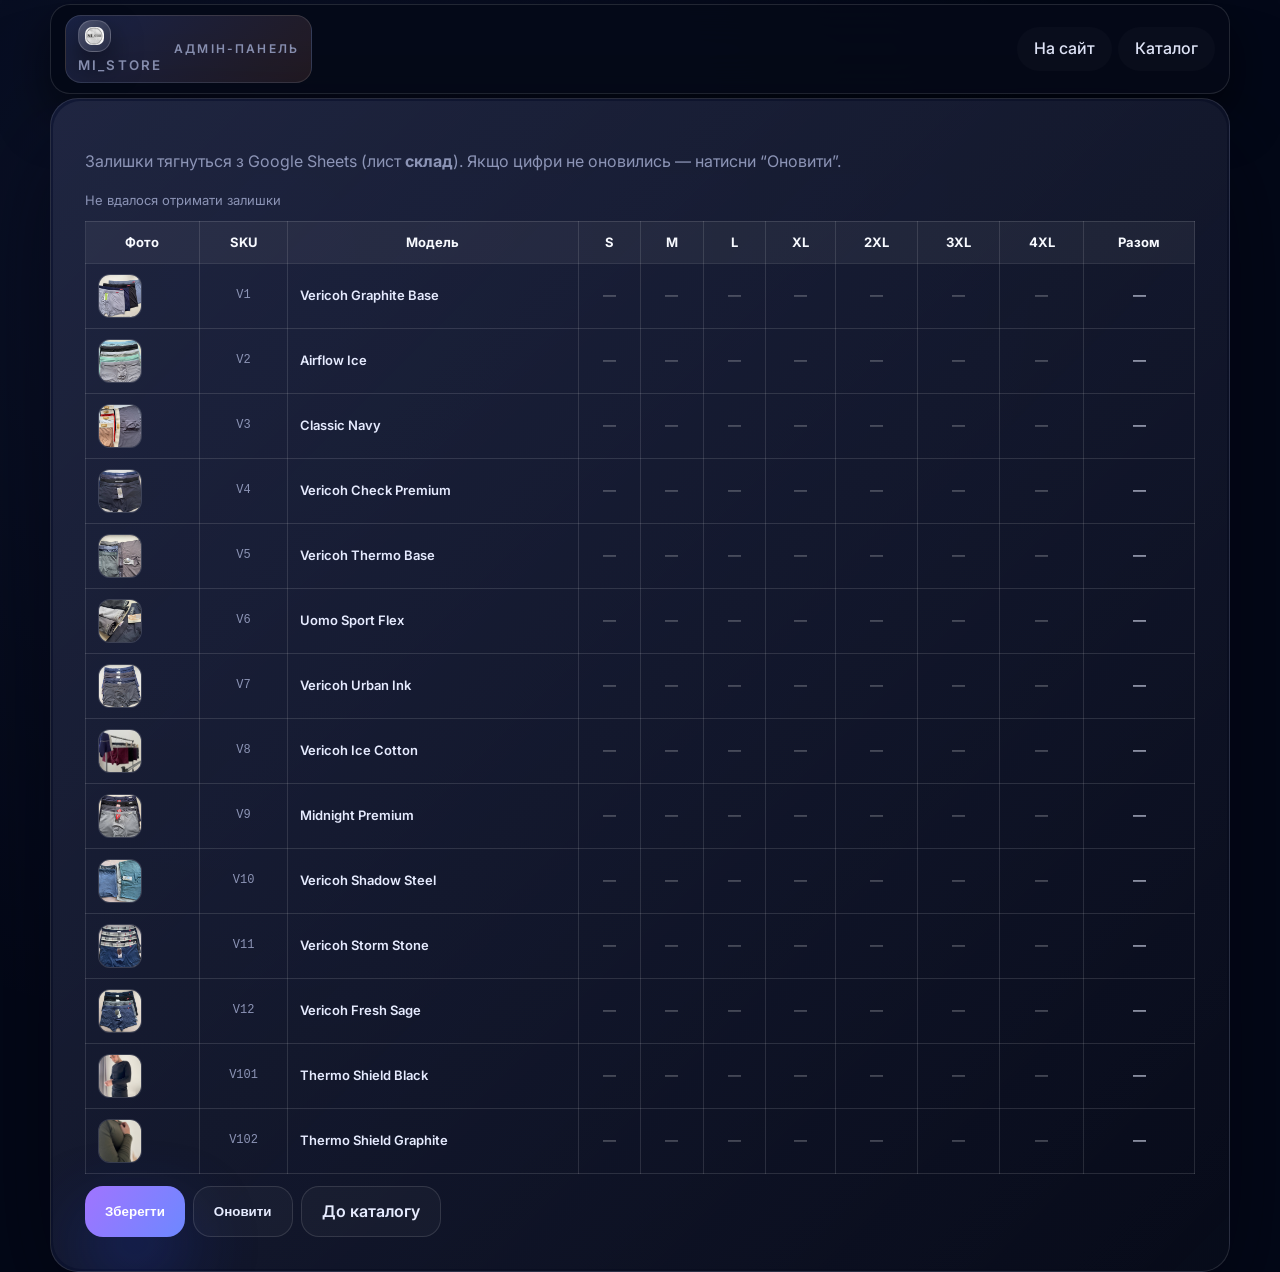
<file: admin.html>
﻿<!doctype html>
<html lang="uk">
<head>
  <meta charset="utf-8" />
  <meta name="viewport" content="width=device-width, initial-scale=1" />
  <title>Адмін — MI_STORE</title>
  <link rel="stylesheet" href="css/style.css" />
  <link href="https://fonts.googleapis.com/css2?family=Inter:wght@400;600;700&display=swap" rel="stylesheet">
</head>
<body>
<header class="header">
  <div class="container row">
    <div class="brand">
      <div class="logo"><img src="images/logo.png" alt="MI_STORE"><small>MI_STORE</small></div>
      <div class="tag">адмін-панель</div>
    </div>
    <nav class="nav">
      <a href="index.html">На сайт</a>
      <a href="catalog.html">Каталог</a>
    </nav>
  </div>
</header>

<section class="container card">
  <p class="muted">Залишки тягнуться з Google Sheets (лист <b>склад</b>). Якщо цифри не оновились — натисни “Оновити”.</p>
  <div id="adminTable" class="admin-table"></div>
  <div style="margin-top:12px;display:flex;gap:8px">
    <button class="btn btn-primary" id="saveAdmin">Зберегти</button>
    <button class="btn btn-ghost" id="adminRefreshStock" type="button">Оновити</button>
    <a class="btn btn-ghost" href="catalog.html">До каталогу</a>
  </div>
</section>

<script src="js/config.js"></script>
<script src="js/main.js"></script>
</body>
</html>
</file>
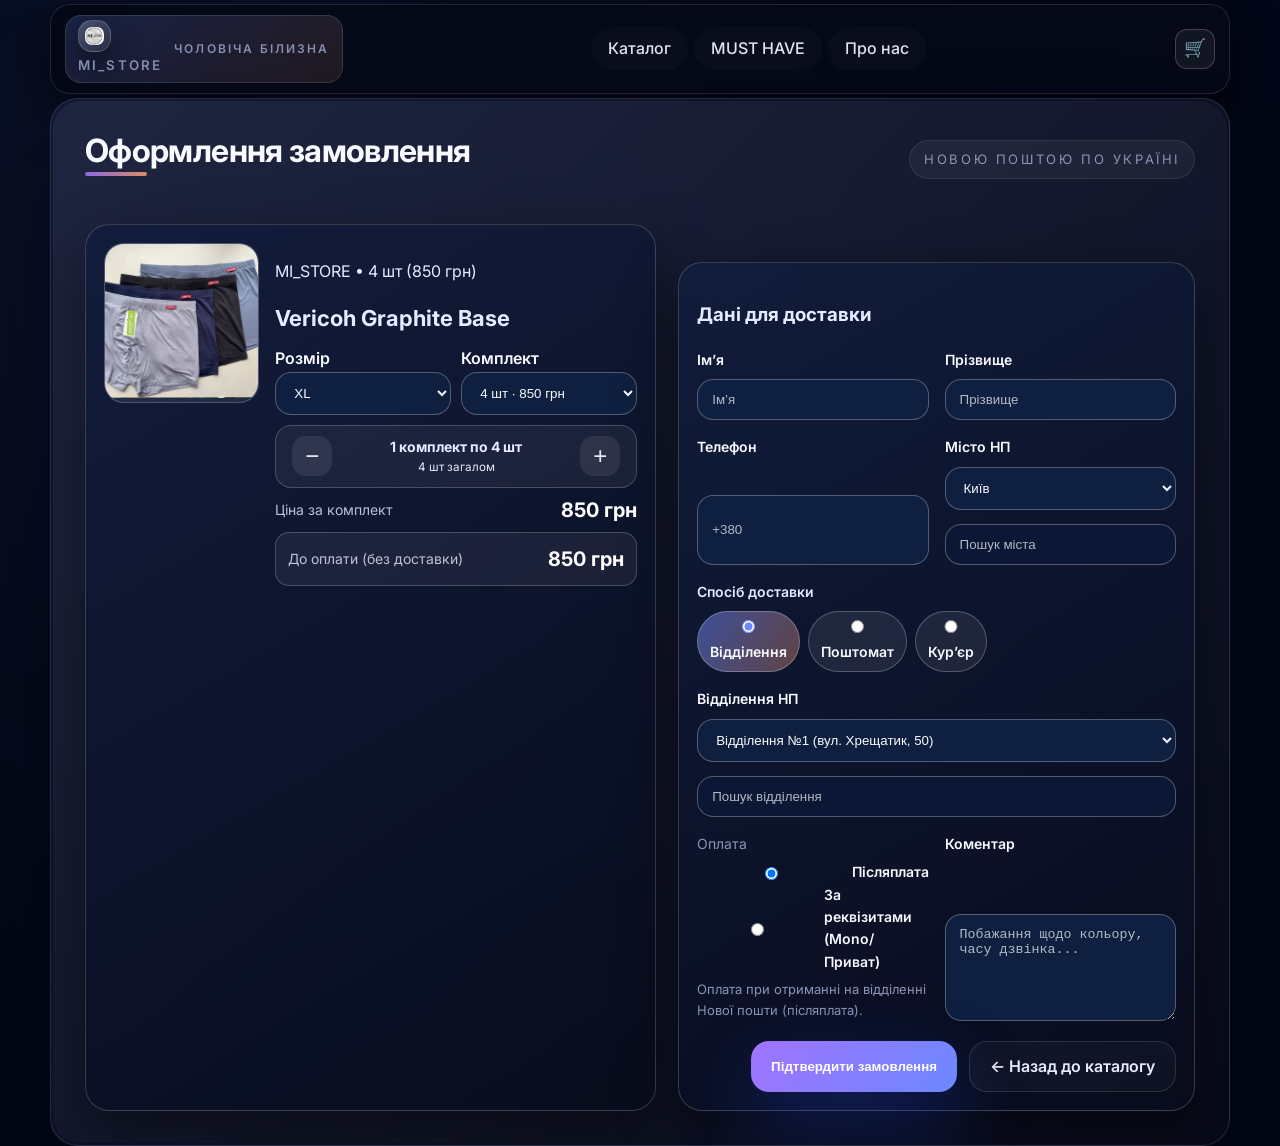
<file: checkout.html>
<!doctype html>
<html lang="uk">
<head>
  <meta charset="utf-8" />
  <meta name="viewport" content="width=device-width, initial-scale=1" />
  <title>Оформлення — MI_STORE</title>
  <link rel="stylesheet" href="css/style.css" />
  <link href="https://fonts.googleapis.com/css2?family=Inter:wght@400;600;700&display=swap" rel="stylesheet">
</head>
<body>
<header class="header">
  <div class="container row">
    <a class="brand" id="brandClick" href="index.html">
      <div class="logo"><img src="images/logo.png" alt="MI_STORE"><small>MI_STORE</small></div>
      <div class="tag">чоловіча білизна</div>
    </a>
    <nav class="nav">
      <a href="index.html#homeCatalog">Каталог</a>
      <a href="index.html#mustHave">MUST HAVE</a>
      <a href="index.html#about">Про нас</a>
    </nav>
    <a class="cart-link" href="checkout.html" aria-label="Кошик">🛒</a>
  </div>
</header>

<main class="container card checkout-page reveal" data-checkout>
  <div class="section-header">
    <h1 class="section-title">Оформлення замовлення</h1>
    <span class="price-tag">Новою поштою по Україні</span>
  </div>

  <div class="checkout-grid">
    <section class="checkout-summary">
      <div class="checkout-product">
        <div class="checkout-img">
          <img data-co-img alt="Товар">
        </div>
        <div class="checkout-info">
          <p class="product-brand" data-co-meta>MI_STORE</p>
          <h3 data-co-name>Товар</h3>
          <div class="checkout-meta-line">
            <label>Розмір
              <select id="coSize"></select>
            </label>
            <label>Комплект
              <select id="coPack"></select>
            </label>
          </div>
          <div class="qty-control">
            <button type="button" data-co-minus>−</button>
            <div class="qty-readout">
              <strong data-co-qty>1 комплект</strong>
              <small data-co-pieces>4 шт</small>
            </div>
            <button type="button" data-co-plus>+</button>
          </div>
          <div class="checkout-total-line">
            <span>Ціна за комплект</span>
            <strong data-co-price>— грн</strong>
          </div>
          <div class="checkout-total-line total">
            <span>До оплати (без доставки)</span>
            <strong data-co-total>— грн</strong>
          </div>
        </div>
      </div>
    </section>

    <section class="checkout-form-wrap">
      <h3>Дані для доставки</h3>
      <form id="checkoutForm" class="checkout-form">
        <div class="form-grid">
          <label>Ім’я<input required name="firstName" placeholder="Ім’я"></label>
          <label>Прізвище<input required name="lastName" placeholder="Прізвище"></label>
          <label>Телефон<input required name="phone" placeholder="+380"></label>
          <label>Місто НП
            <select required id="coCity" name="npCity"></select>
            <div class="branch-search"><input type="search" id="coCitySearch" placeholder="Пошук міста"></div>
          </label>
          <div class="delivery-group" data-delivery-type>
            <p class="delivery-label">Спосіб доставки</p>
            <div class="delivery-options">
              <label class="delivery-option"><input type="radio" name="deliveryType" value="branch" checked> Відділення</label>
              <label class="delivery-option"><input type="radio" name="deliveryType" value="postomat"> Поштомат</label>
              <label class="delivery-option"><input type="radio" name="deliveryType" value="courier"> Курʼєр</label>
            </div>
          </div>
          <label data-delivery-branch>
            <span class="delivery-branch-title">Відділення / поштомат НП</span>
            <select required id="coBranch" name="npBranch"></select>
            <div class="branch-search"><input type="search" id="coBranchSearch" placeholder="Пошук відділення або поштомату"></div>
          </label>
          <div class="delivery-address delivery-hidden" data-delivery-address>
            <p class="delivery-label">Адреса курʼєра</p>
            <div class="delivery-address-grid">
              <input name="courierStreet" placeholder="Вулиця" autocomplete="street-address">
              <input name="courierHouse" placeholder="Будинок" autocomplete="address-line1">
              <input name="courierApartment" placeholder="Квартира" autocomplete="address-line2">
            </div>
          </div>
          <div>
            <p style="margin:0 0 6px;color:var(--muted);font-size:14px">Оплата</p>
            <label style="display:flex;gap:8px;align-items:center"><input type="radio" name="payment" value="cod" checked> Післяплата</label>
            <label style="display:flex;gap:8px;align-items:center"><input type="radio" name="payment" value="full"> За реквізитами (Mono/Приват)</label>
            <div class="checkout-payment-note" id="coPaymentNote">IBAN: UA11 1234 5678 9012 3456 7890 1234 (Mono). Отримувач: MI_STORE.</div>
          </div>
          <label>Коментар<textarea name="comment" rows="2" placeholder="Побажання щодо кольору, часу дзвінка..."></textarea></label>
        </div>
        <div class="modal-actions">
          <button class="btn btn-primary" type="submit">Підтвердити замовлення</button>
          <a class="btn btn-ghost" href="index.html#homeCatalog">← Назад до каталогу</a>
        </div>
      </form>
    </section>
  </div>
</main>

<script src="js/config.js"></script>
<script src="js/main.js"></script>
</body>
</html>
</file>
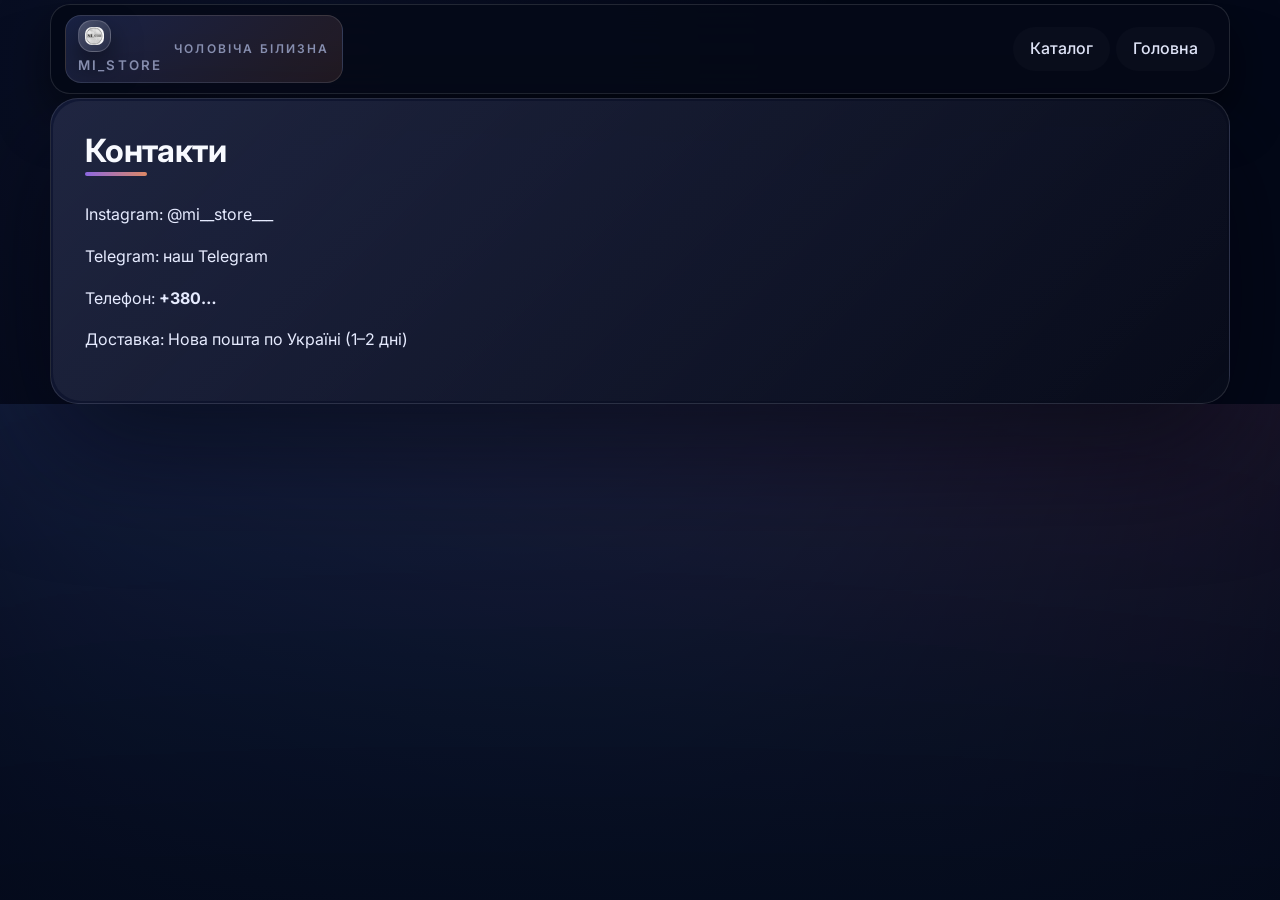
<file: contacts.html>
﻿<!doctype html>
<html lang="uk">
<head>
  <meta charset="utf-8" />
  <meta name="viewport" content="width=device-width, initial-scale=1" />
  <title>Контакти — MI_STORE</title>
  <link rel="stylesheet" href="css/style.css" />
  <link href="https://fonts.googleapis.com/css2?family=Inter:wght@400;600;700&display=swap" rel="stylesheet">
</head>
<body>
<header class="header">
  <div class="container row">
    <div class="brand" id="brandClick">
      <div class="logo"><img src="images/logo.png" alt="MI_STORE"><small>MI_STORE</small></div>
      <div class="tag">чоловіча білизна</div>
    </div>
    <nav class="nav"><a href="catalog.html">Каталог</a><a href="index.html">Головна</a></nav>
  </div>
</header>

<section class="container card reveal">
  <h2 class="section-title">Контакти</h2>
  <p>Instagram: <a target="_blank" href="https://www.instagram.com/mi__store___/">@mi__store___</a></p>
  <p>Telegram: <a target="_blank" href="https://t.me/">наш Telegram</a></p>
  <p>Телефон: <b>+380…</b></p>
  <p>Доставка: Нова пошта по Україні (1–2 дні)</p>
</section>

<script src="js/config.js"></script>
<script src="js/main.js"></script>
</body>
</html>
</file>
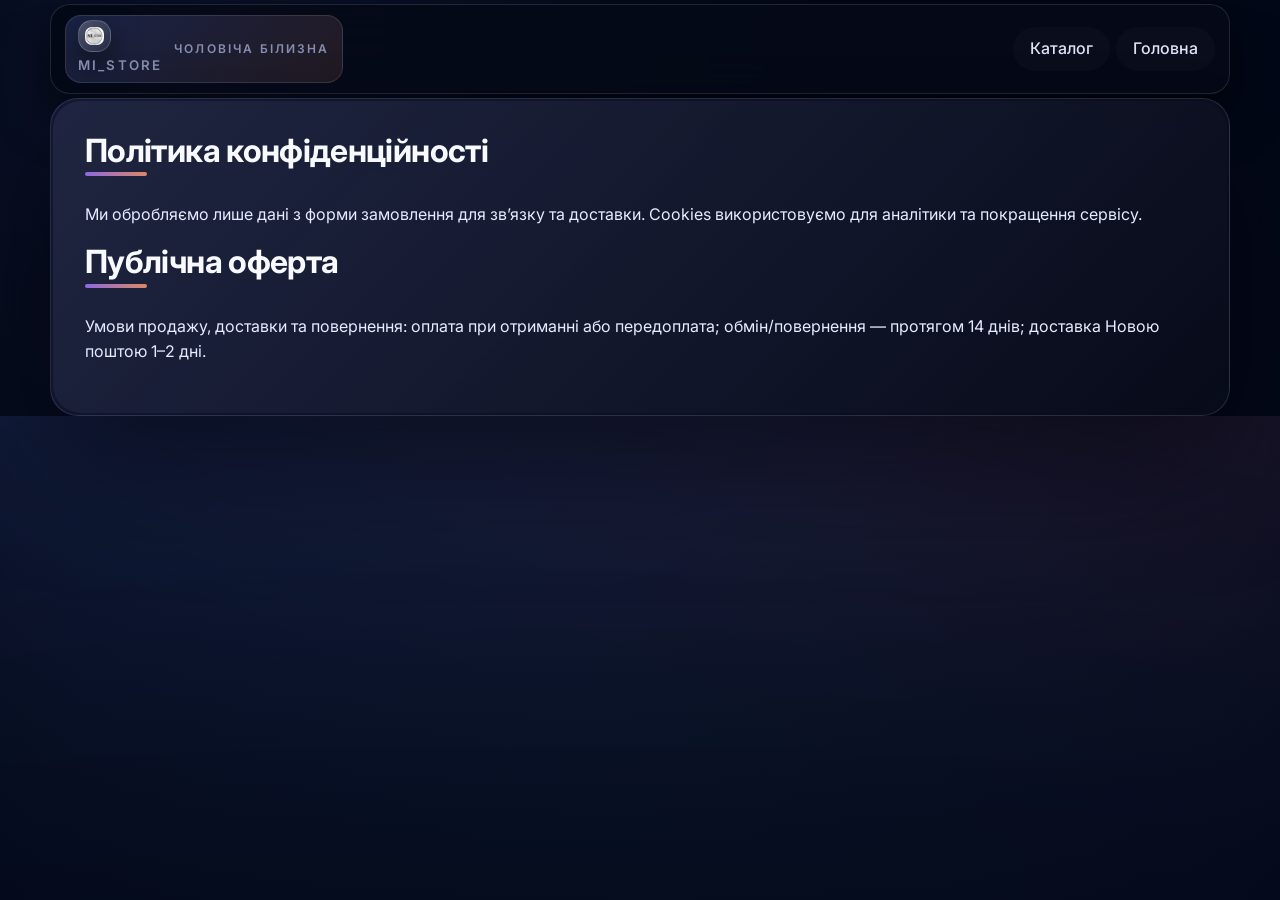
<file: policies.html>
﻿<!doctype html>
<html lang="uk">
<head>
  <meta charset="utf-8" />
  <meta name="viewport" content="width=device-width, initial-scale=1" />
  <title>Політики — MI_STORE</title>
  <link rel="stylesheet" href="css/style.css" />
  <link href="https://fonts.googleapis.com/css2?family=Inter:wght@400;600;700&display=swap" rel="stylesheet">
</head>
<body>
<header class="header">
  <div class="container row">
    <div class="brand" id="brandClick">
      <div class="logo"><img src="images/logo.png" alt="MI_STORE"><small>MI_STORE</small></div>
      <div class="tag">чоловіча білизна</div>
    </div>
    <nav class="nav"><a href="catalog.html">Каталог</a><a href="index.html">Головна</a></nav>
  </div>
</header>

<section class="container card reveal">
  <h2 class="section-title">Політика конфіденційності</h2>
  <p>Ми обробляємо лише дані з форми замовлення для зв’язку та доставки. Cookies використовуємо для аналітики та покращення сервісу.</p>
  <h2 class="section-title">Публічна оферта</h2>
  <p>Умови продажу, доставки та повернення: оплата при отриманні або передоплата; обмін/повернення — протягом 14 днів; доставка Новою поштою 1–2 дні.</p>
</section>

<script src="js/config.js"></script>
<script src="js/main.js"></script>
</body>
</html>
</file>
<file: css/style.css>
/* ===== Theme ===== */
:root{
  --bg:#030818;
  --bg-soft:#091027;
  --panel:rgba(10,16,36,0.9);
  --panel-strong:rgba(13,20,42,0.96);
  --text:#e6ebff;
  --text-strong:#f8faff;
  --muted:#8c94b6;
  --border:rgba(255,255,255,0.12);
  --brand:#6d88ff;
  --brand2:#a074ff;
  --brand-dark:#fefefe;
  --accent:#ff9a6c;
  --shadow:0 42px 120px rgba(1,4,12,0.6);
  --radius-xl:28px;
  --radius-lg:22px;
  --radius-md:16px;
  --control-bg:#0f1937;
  --control-bg-strong:#0b132b;
  --control-border:rgba(109,136,255,0.45);
  --control-text:#f8faff;
  --control-focus:rgba(255,154,108,0.6);
  --range-track:rgba(109,136,255,0.55);
  --range-thumb:#ffbe8c;
}

html{scroll-behavior:smooth;background:var(--bg)}

*,*::before,*::after{box-sizing:border-box}

html,body{
  margin:0;
  min-height:100%;
  color:var(--text);
  font-family:'Inter',system-ui,-apple-system,BlinkMacSystemFont,'Segoe UI',Roboto,Arial,sans-serif;
  line-height:1.6;
}

body{
  position:relative;
  overflow-x:hidden;
  background:radial-gradient(circle at 20% 20%,rgba(109,136,255,0.08),transparent 55%),var(--bg);
  opacity:1;
  transform:none;
}
body.drawer-open{overflow:hidden}

body.page-animate{opacity:0;transform:translateY(18px);animation:pageFade .75s ease forwards}

@keyframes pageFade{
  to{opacity:1;transform:none}
}
@keyframes softRise{0%{opacity:0;transform:translateY(18px) scale(.99)}100%{opacity:1;transform:translateY(0) scale(1)}}
@keyframes slowPan{0%{transform:scale(1.04) translate3d(0,0,0)}50%{transform:scale(1.06) translate3d(-6px,-4px,0)}100%{transform:scale(1.05) translate3d(8px,6px,0)}}
@keyframes glowPulse{0%{box-shadow:0 0 0 0 rgba(255,154,108,0.28)}70%{box-shadow:0 0 0 12px rgba(255,154,108,0)}100%{box-shadow:0 0 0 0 rgba(255,154,108,0)}}

body::before{
  content:'';
  position:fixed;
  inset:-30% -10% -50%;
  background:
    radial-gradient(circle at 12% 18%, rgba(105,143,255,0.45), transparent 62%),
    radial-gradient(circle at 82% 8%, rgba(255,126,186,0.35), transparent 58%),
    radial-gradient(circle at 60% 92%, rgba(73,180,255,0.25), transparent 60%);
  filter:blur(120px);
  opacity:.85;
  z-index:-2;
}

body::after{
  content:'';
  position:fixed;
  inset:0;
  background:linear-gradient(180deg,rgba(3,8,24,0.9) 0%,rgba(3,8,24,0.25) 35%,rgba(3,8,24,0.85) 100%);
  pointer-events:none;
  z-index:-1;
}

img{max-width:100%;display:block}

.muted{color:var(--muted)}

a{color:inherit;text-decoration:none;transition:color .25s ease}
a:hover{color:var(--brand)}

.container{max-width:1180px;margin:0 auto;padding:0 24px}

section + section{margin-top:38px}

.section-title{margin:0 0 18px;font-size:32px;line-height:1.12;color:var(--text-strong);font-weight:700;letter-spacing:-0.02em;position:relative;display:inline-flex;align-items:center}
.section-title::after{content:"";position:absolute;left:0;bottom:-8px;width:62px;height:4px;border-radius:999px;background:linear-gradient(90deg,var(--brand2),var(--accent));opacity:.85}
.section-header{display:flex;justify-content:space-between;align-items:center;flex-wrap:wrap;gap:14px;margin-bottom:18px}
.section-description{margin:-10px 0 22px;color:var(--muted);font-size:15px}

/* ===== Header ===== */
.header{position:static;z-index:120;padding:4px 0}
.header .row{
  display:flex;
  align-items:center;
  justify-content:space-between;
  gap:12px;
  background:rgba(6,10,25,0.9);
  backdrop-filter:blur(24px);
  border-radius:20px;
  border:1px solid var(--border);
  box-shadow:0 20px 50px rgba(0,0,0,0.55);
  padding:10px 14px;
}
.brand{
  display:flex;
  align-items:center;
  gap:12px;
  padding:4px 12px;
  border-radius:16px;
  background:linear-gradient(135deg,rgba(109,136,255,0.2),rgba(255,154,108,0.12));
  border:1px solid rgba(255,255,255,0.12);
  cursor:pointer;
  transition:transform .25s ease, box-shadow .25s ease;
}
.brand:hover{transform:translateY(-1px);box-shadow:0 18px 42px rgba(0,0,0,0.5)}
.brand .tag{color:var(--muted);font-size:12px;font-weight:600;text-transform:uppercase;letter-spacing:.18em}
.logo img{
  height:32px;
  width:auto;
  border-radius:14px;
  border:1px solid rgba(255,255,255,0.18);
  padding:6px;
  background:linear-gradient(135deg,rgba(255,255,255,0.22),rgba(255,255,255,0.05));
  box-shadow:0 14px 30px rgba(0,0,0,0.55);
}
.logo small{color:var(--muted);font-weight:600;letter-spacing:.16em;text-transform:uppercase}

.nav{display:flex;align-items:center;gap:6px}
.nav a{
  position:relative;
  display:inline-flex;
  align-items:center;
  padding:8px 16px;
  border-radius:999px;
  color:var(--text);
  font-weight:500;
  transition:color .2s ease, background .2s ease, transform .2s ease;
  background:rgba(255,255,255,0.02);
  border:1px solid transparent;
}
.nav a::after{content:'';position:absolute;inset:auto 18px 6px;height:3px;border-radius:999px;background:linear-gradient(90deg,var(--brand2),var(--brand));opacity:0;transform:scaleX(.4);transition:opacity .25s ease, transform .25s ease}
.nav a:hover{color:var(--brand2);background:rgba(255,255,255,0.08);transform:translateY(-1px);border-color:rgba(255,255,255,0.12)}
.nav a:hover::after{opacity:1;transform:scaleX(1)}
.header-contact{font-size:14px}
.header-actions{display:flex;align-items:center;gap:10px}
.cart-link{display:inline-flex;align-items:center;justify-content:center;width:40px;height:40px;border-radius:12px;border:1px solid rgba(255,255,255,0.2);background:rgba(255,255,255,0.06);color:var(--text-strong);font-size:18px;text-decoration:none;transition:transform .2s ease, box-shadow .2s ease}
.cart-link:hover{transform:translateY(-2px);box-shadow:0 16px 36px rgba(0,0,0,0.5);background:rgba(255,255,255,0.12)}
.header-promo{
  margin:12px auto 0;
  display:flex;
  align-items:center;
  gap:16px;
  padding:16px 22px;
  border-radius:var(--radius-lg);
  border:1px solid rgba(255,255,255,0.12);
  background:linear-gradient(135deg,rgba(12,18,40,0.9),rgba(7,10,28,0.9));
}
.header-promo p{flex:1;margin:0;font-size:15px;color:var(--muted)}
.promo-pill{
  font-size:12px;
  letter-spacing:.3em;
  text-transform:uppercase;
  padding:8px 16px;
  border-radius:999px;
  background:rgba(255,255,255,0.08);
}

/* ===== Buttons ===== */
.btn{
  display:inline-flex;
  align-items:center;
  justify-content:center;
  border-radius:18px;
  padding:12px 20px;
  border:1px solid rgba(255,255,255,0.18);
  background:rgba(255,255,255,0.04);
  color:var(--text);
  gap:8px;
  cursor:pointer;
  font-weight:600;
  transition:transform .25s ease, box-shadow .32s ease, background .32s ease;
  position:relative;
  overflow:hidden;
}
.btn::after{
  content:'';
  position:absolute;
  inset:-2px;
  border-radius:inherit;
  background:linear-gradient(120deg,rgba(109,136,255,0.25),rgba(255,154,108,0.2));
  opacity:0;
  transition:opacity .35s ease;
  pointer-events:none;
}
.btn:hover::after{opacity:1}
.btn:hover{transform:translateY(-2px);box-shadow:0 26px 58px rgba(0,0,0,0.55);background:rgba(255,255,255,0.08)}
.btn-primary{
  border:none;
  color:#fff;
  background:linear-gradient(125deg,var(--brand2),var(--brand));
  box-shadow:0 32px 72px rgba(33,63,210,0.4);
  animation:glowPulse 3.6s ease-in-out infinite;
}
.btn-primary:hover{box-shadow:0 36px 78px rgba(33,63,210,0.5);transform:translateY(-3px)}
.btn-ghost{background:rgba(255,255,255,0.03);border:1px solid rgba(255,255,255,0.12)}

/* ===== Cards / Sections ===== */
.card{
  position:relative;
  padding:34px;
  border-radius:var(--radius-xl);
  background:linear-gradient(135deg,rgba(18,25,54,0.96),rgba(8,12,26,0.88));
  border:1px solid var(--border);
  box-shadow:var(--shadow);
  overflow:hidden;
}
.card::before{
  content:'';
  position:absolute;
  inset:2px;
  border-radius:inherit;
  background:linear-gradient(135deg,rgba(255,255,255,0.08),rgba(255,255,255,0));
  opacity:.75;
  pointer-events:none;
}
.card > *{position:relative;z-index:1}

.reveal{opacity:0;transform:translateY(16px);transition:opacity .6s ease, transform .6s ease}
.reveal.show{opacity:1;transform:none;animation:softRise .7s ease}

/* ===== Admin stock ===== */
.admin-table{overflow-x:auto}
.admin-stock-status{margin-bottom:10px;font-size:13px;color:var(--muted)}
.admin-stock-table{width:100%;border-collapse:collapse;min-width:720px}
.admin-stock-table th,
.admin-stock-table td{padding:10px 12px;border:1px solid rgba(255,255,255,0.12);text-align:center;font-size:13px}
.admin-stock-table th{background:rgba(255,255,255,0.05);color:var(--text-strong)}
.admin-stock-table td.name{text-align:left;font-weight:600}
.admin-stock-table td.sku{font-family:ui-monospace,Menlo,Consolas,monospace;font-size:12px;color:var(--muted)}
.admin-stock-table td.zero{color:var(--muted)}
.admin-stock-table td.na{color:rgba(255,255,255,0.4)}
.admin-stock-photo{width:44px;height:44px;border-radius:12px;object-fit:cover;border:1px solid rgba(255,255,255,0.12);background:rgba(255,255,255,0.04)}

/* ===== Hero ===== */
.hero{
  position:relative;
  display:grid;
  grid-template-columns:1.05fr .95fr;
  gap:38px;
  margin-top:32px;
  padding:58px 54px;
  border-radius:40px;
  background:
    radial-gradient(circle at 12% 20%,rgba(160,118,255,0.35),transparent 62%),
    radial-gradient(circle at 78% 0%,rgba(255,154,108,0.3),transparent 70%),
    linear-gradient(130deg,rgba(7,11,28,0.98),rgba(9,16,40,0.92));
  color:#fff;
  overflow:hidden;
  isolation:isolate;
  border:1px solid rgba(255,255,255,0.12);
  box-shadow:0 60px 140px rgba(0,0,0,0.65);
}
.hero::before{content:'';position:absolute;inset:-60px 18% -34px -18%;background:conic-gradient(from 110deg at 18% 42%,rgba(255,255,255,0.25),rgba(255,255,255,0) 64%,rgba(255,154,108,0.25));opacity:.5;filter:blur(42px);z-index:0;animation:heroGlow 16s ease-in-out infinite reverse}
.hero::after{content:'';position:absolute;inset:-25% 35% 8% -12%;background:radial-gradient(circle at 30% 40%,rgba(255,255,255,0.25),transparent 70%);opacity:.7;z-index:0;animation:heroGlow 12s ease-in-out infinite alternate}
.hero > *{position:relative;z-index:1}
.hero h1{font-size:50px;margin:0 0 16px;line-height:1.05;letter-spacing:-0.035em;text-shadow:0 20px 48px rgba(0,0,0,0.55)}
.hero p{margin:0 0 24px;color:rgba(255,255,255,0.88);font-size:18px;max-width:540px}
.hero-actions{display:flex;gap:12px;flex-wrap:wrap}
.hero-pill{
  display:inline-flex;
  align-items:center;
  gap:6px;
  padding:6px 14px;
  border-radius:999px;
  border:1px solid rgba(255,255,255,0.2);
  background:rgba(255,255,255,0.08);
  color:var(--muted);
  text-transform:uppercase;
  letter-spacing:.22em;
  font-size:12px;
  margin-bottom:18px;
}
.hero-tags{display:flex;flex-wrap:wrap;gap:12px;margin:28px 0 34px}
.hero-tags span{padding:8px 16px;border-radius:999px;background:rgba(255,255,255,0.12);font-size:13px;letter-spacing:.08em;text-transform:uppercase;color:#fff}
.hero .btn{align-self:flex-start;box-shadow:0 26px 58px rgba(0,0,0,0.6)}
.hero-art{position:relative;min-height:280px;border-radius:32px;border:1px solid rgba(255,255,255,0.14);backdrop-filter:blur(18px);background:linear-gradient(140deg,rgba(255,255,255,0.12),rgba(255,255,255,0.02));display:flex;align-items:center;justify-content:center;overflow:hidden;box-shadow:0 30px 80px rgba(0,0,0,0.55)}
.hero-art img{width:100%;height:100%;object-fit:cover;border-radius:inherit;position:relative;z-index:1;filter:brightness(1.02) saturate(1.05);}
.hero-art::before,
.hero-art::after{content:'';position:absolute;border-radius:50%}
.hero-art::before{width:220px;height:220px;background:radial-gradient(circle,rgba(255,255,255,0.86),rgba(255,255,255,0));animation:floatOrb 9s ease-in-out infinite}
.hero-art::after{width:340px;height:340px;background:radial-gradient(circle at 30% 30%,rgba(47,102,255,0.4),transparent 65%);animation:floatOrb 12s ease-in-out infinite reverse}

@keyframes heroGlow{0%{transform:translate3d(-4%,0,0) scale(1);opacity:.6}100%{transform:translate3d(6%,4%,0) scale(1.08);opacity:.85}}
@keyframes floatOrb{0%{transform:translate3d(-6px,-10px,0) scale(1)}50%{transform:translate3d(10px,12px,0) scale(1.05)}100%{transform:translate3d(-4px,8px,0) scale(0.98)}}

.hero-price-cards{display:flex;gap:14px;flex-wrap:wrap;margin:22px 0}
.hero-price-cards article{flex:1;min-width:180px;border-radius:var(--radius-md);border:1px solid rgba(255,255,255,0.16);background:rgba(255,255,255,0.03);padding:16px}
.hero-price-cards h3{margin:0;font-size:16px}
.hero-price-cards p{margin:6px 0;color:var(--muted);font-size:13px}
.hero-price-cards strong{font-size:24px;color:var(--text-strong)}

/* ===== Promo ===== */
.promo{display:grid;grid-template-columns:1fr 1fr;gap:24px;align-items:center;margin:34px 0;background:linear-gradient(125deg,rgba(14,21,48,0.95),rgba(7,10,24,0.9));border-radius:var(--radius-xl);border:1px solid rgba(255,255,255,0.12)}
.promo-right{position:relative;border-radius:26px;overflow:hidden;border:1px solid rgba(255,255,255,0.16);background:rgba(255,255,255,0.02);box-shadow:0 26px 70px rgba(0,0,0,0.55)}
.promo-right::after{content:'';position:absolute;inset:-24% 12% 42% -12%;background:radial-gradient(circle at 30% 30%,rgba(255,154,108,0.35),transparent 65%);pointer-events:none}
.promo-right img{width:100%;height:100%;max-height:330px;object-fit:cover;border-radius:26px;border:0;filter:brightness(1.02);animation:slowPan 16s ease-in-out infinite alternate}
.promo-chip{display:inline-flex;align-items:center;gap:8px;padding:8px 16px;border-radius:999px;background:rgba(255,255,255,0.12);border:1px solid rgba(255,255,255,0.2);text-transform:uppercase;letter-spacing:.16em;font-size:12px;color:var(--muted);margin-bottom:12px}
.old-price,
.price-old{display:inline-block;text-decoration:line-through;color:rgba(230,234,255,0.5);margin-right:8px;font-weight:600;font-size:14px}
.price-new{font-weight:800;font-size:22px;color:#fff}
.promo-actions{display:flex;gap:12px;flex-wrap:wrap}
.promo-pills{display:flex;flex-wrap:wrap;gap:10px;margin:12px 0 18px}
.promo-pills span{display:inline-flex;align-items:center;padding:6px 12px;border-radius:999px;border:1px solid rgba(255,255,255,0.12);background:rgba(255,255,255,0.04);font-size:11px;letter-spacing:.12em;text-transform:uppercase;color:var(--muted);cursor:pointer;transition:transform .2s ease, color .2s ease, background .2s ease, border-color .2s ease}
.promo-pills span.active{color:#fff;border-color:rgba(255,255,255,0.28);background:linear-gradient(120deg,rgba(109,136,255,0.35),rgba(255,154,108,0.35));transform:translateY(-2px);box-shadow:0 18px 40px rgba(0,0,0,0.45)}

/* ===== Deals ===== */
.deal-grid{display:grid;grid-template-columns:repeat(auto-fit,minmax(230px,1fr));gap:18px}
.deal-card{position:relative;padding:22px;border-radius:24px;background:rgba(255,255,255,0.02);border:1px solid rgba(255,255,255,0.08);box-shadow:0 24px 60px rgba(0,0,0,0.45);display:flex;flex-direction:column;gap:8px;min-height:180px}
.deal-label{font-size:12px;text-transform:uppercase;letter-spacing:.2em;color:var(--muted)}
.deal-card h3{margin:4px 0;font-size:20px;color:var(--text-strong)}
.deal-card p{margin:0;color:var(--muted);font-size:14px}
.deal-price{display:flex;flex-direction:column;margin-top:auto}
.deal-chip{display:inline-flex;align-items:center;gap:6px;padding:6px 12px;border-radius:999px;background:rgba(255,255,255,0.05);border:1px solid rgba(255,255,255,0.12);color:var(--muted);font-size:12px;text-transform:uppercase;letter-spacing:.18em}
.size-note{margin:10px 0 18px;padding:12px 16px;border-radius:var(--radius-md);border:1px dashed rgba(255,255,255,0.2);color:var(--muted);font-size:14px}
.musthave{display:grid;grid-template-columns:1.1fr 0.9fr;gap:32px}
.musthave-list{margin:0 0 16px;padding-left:20px;color:var(--muted);font-size:15px}
.musthave-media{display:flex;flex-direction:column;gap:12px;align-items:stretch}
.musthave-media img{width:100%;border-radius:26px;object-fit:cover;border:1px solid rgba(255,255,255,0.1)}
.musthave-note{padding:10px 16px;border-radius:16px;background:rgba(255,255,255,0.04);font-size:13px;text-transform:uppercase;letter-spacing:.15em;color:var(--muted);text-align:center}
.musthave-bottom{display:flex;justify-content:space-between;align-items:center;gap:16px;flex-wrap:wrap}
.musthave-bottom strong{font-size:28px;letter-spacing:0.1em}
.musthave-copy .section-description{margin-top:0}
.musthave-slider{position:relative;width:100%;min-height:360px;flex:1;border-radius:26px;overflow:hidden;border:1px solid rgba(255,255,255,0.12);box-shadow:0 26px 70px rgba(0,0,0,0.55)}
.musthave-slider img{display:block;width:100%;height:100%;min-height:360px;object-fit:cover;animation:slowPan 16s ease-in-out infinite alternate;transition:opacity .45s ease, filter .45s ease}
.musthave-slider img.mh-fade{opacity:0;filter:blur(6px) brightness(0.9)}
.slider-nav{position:absolute;top:50%;transform:translateY(-50%);background:rgba(3,5,16,0.6);border:1px solid rgba(255,255,255,0.2);color:var(--text-strong);width:38px;height:38px;border-radius:50%;cursor:pointer;display:grid;place-items:center;font-size:20px;backdrop-filter:blur(6px);transition:background .2s ease,border-color .2s ease,transform .2s ease}
.slider-nav:hover{background:rgba(255,255,255,0.12);border-color:rgba(255,255,255,0.3);transform:translateY(-50%) scale(1.04)}
.slider-nav.prev{left:12px}
.slider-nav.next{right:12px}
.slider-dots{position:absolute;bottom:22px;left:50%;transform:translateX(-50%);display:flex;gap:8px;padding:6px 10px;border-radius:999px;background:rgba(3,5,16,0.6);backdrop-filter:blur(6px);border:1px solid rgba(255,255,255,0.1)}
.slider-dots span{width:9px;height:9px;border-radius:50%;background:rgba(255,255,255,0.35);display:block;transition:background .2s ease,transform .2s ease}
.slider-dots span.active{background:var(--accent);transform:scale(1.05)}
.slider-progress{position:absolute;left:14px;right:14px;bottom:10px;height:3px;border-radius:999px;background:rgba(255,255,255,0.18);overflow:hidden}
.slider-progress span{display:block;width:100%;height:100%;transform:scaleX(0);transform-origin:left;background:linear-gradient(90deg,var(--accent),var(--brand2))}

@keyframes sliderProgress{from{transform:scaleX(0)}to{transform:scaleX(1)}}

/* ===== Instagram ===== */
.insta-intro{display:grid;grid-template-columns:1.15fr .85fr;gap:32px;align-items:center}
.insta-intro .section-header h2{display:flex;flex-wrap:wrap;gap:10px;align-items:center}
.insta-handle{font-size:18px;color:var(--muted);letter-spacing:.12em;text-transform:uppercase}
.insta-stats{display:grid;grid-template-columns:repeat(auto-fit,minmax(150px,1fr));gap:16px;margin:20px 0}
.stat-card{padding:16px;border-radius:20px;background:rgba(255,255,255,0.04);border:1px solid rgba(255,255,255,0.08);box-shadow:0 14px 32px rgba(0,0,0,0.4);display:flex;flex-direction:column;gap:6px}
.stat-card .label{font-size:12px;letter-spacing:.2em;text-transform:uppercase;color:var(--muted)}
.stat-card .value{font-size:30px;font-weight:700;color:var(--text-strong)}
.insta-actions{display:flex;align-items:center;gap:18px;flex-wrap:wrap;margin-top:8px}
.insta-note{color:var(--muted);font-size:14px;max-width:360px}
.insta-aside{display:flex;flex-direction:column;gap:18px;align-items:flex-start}
.insta-avatar{width:160px;height:160px;border-radius:32px;overflow:hidden;border:1px solid rgba(255,255,255,0.12);box-shadow:0 26px 70px rgba(0,0,0,0.55)}
.insta-avatar img{width:100%;height:100%;object-fit:cover;display:block}
.insta-pill{padding:10px 18px;border-radius:999px;background:rgba(255,255,255,0.05);border:1px solid rgba(255,255,255,0.12);font-size:13px;letter-spacing:.16em;text-transform:uppercase;color:var(--muted)}
.insta-mini{color:var(--muted);font-size:14px;max-width:220px}
.insta-intro.insta-compact{grid-template-columns:1fr}
.insta-intro.insta-compact .insta-aside{display:none}
.insta-models .insta-grid{display:grid;grid-template-columns:repeat(auto-fit,minmax(260px,1fr));gap:18px;margin-top:24px}
.insta-card{display:flex;flex-direction:column;background:rgba(255,255,255,0.03);border:1px solid rgba(255,255,255,0.08);border-radius:24px;overflow:hidden;box-shadow:0 28px 60px rgba(0,0,0,0.5);min-height:100%}
.insta-card-media{position:relative;height:220px;overflow:hidden}
.insta-card-media img{width:100%;height:100%;object-fit:cover;display:block;transition:transform .6s ease}
.insta-card:hover .insta-card-media img{transform:scale(1.06)}
.insta-card-body{padding:20px;display:flex;flex-direction:column;gap:10px;flex:1}
.insta-card-label{font-size:12px;letter-spacing:.2em;text-transform:uppercase;color:var(--muted)}
.insta-card h3{margin:0;font-size:20px;color:var(--text-strong)}
.insta-card p{margin:0;color:var(--muted);font-size:14px}
.insta-card-tags{display:flex;flex-wrap:wrap;gap:8px}
.insta-card-tags span{padding:6px 12px;border-radius:999px;background:rgba(255,255,255,0.05);border:1px solid rgba(255,255,255,0.1);font-size:12px;text-transform:uppercase;letter-spacing:.16em;color:var(--muted)}
.insta-card-footer{display:flex;flex-direction:column;gap:14px;padding:0 20px 20px}
.insta-card-price{display:flex;align-items:center;gap:10px}
.insta-card-price .price-old{font-size:14px}
.insta-card-actions{display:flex;gap:10px;flex-wrap:wrap}
.insta-card-actions .btn{flex:1}
.insta-chip{padding:8px 14px;border-radius:999px;background:linear-gradient(120deg,rgba(109,136,255,0.3),rgba(255,154,108,0.25));color:#fff;font-size:12px;letter-spacing:.3em;text-transform:uppercase}
.inspo-grid{display:grid;grid-template-columns:repeat(auto-fit,minmax(240px,1fr));gap:16px}
.inspo-card{padding:16px;border-radius:18px;border:1px solid rgba(255,255,255,0.1);background:rgba(255,255,255,0.03);box-shadow:0 18px 42px rgba(0,0,0,0.45);display:grid;gap:8px}
.inspo-card .label{font-size:12px;letter-spacing:.2em;text-transform:uppercase;color:var(--muted)}
.inspo-card strong{color:var(--text-strong);font-size:17px}
.inspo-card p{margin:0;color:var(--muted);font-size:14px;line-height:1.5}

/* ===== Features ===== */
.features-grid{display:grid;grid-template-columns:repeat(4,1fr);gap:16px}
.feature{display:flex;gap:14px;align-items:flex-start;padding:20px;border-radius:22px;background:rgba(255,255,255,0.03);border:1px solid rgba(255,255,255,0.08);box-shadow:0 24px 46px rgba(0,0,0,0.45)}
.feature .icon{font-size:28px;line-height:1;color:var(--accent)}
.about-section{display:grid;grid-template-columns:1.2fr 0.8fr;gap:30px}
.about-list{margin:20px 0 0;padding-left:20px;color:var(--muted);font-size:15px}
.about-stats{display:grid;grid-template-columns:repeat(auto-fit,minmax(150px,1fr));gap:14px}
.about-stats article{padding:18px;border-radius:var(--radius-md);border:1px solid rgba(255,255,255,0.12);background:rgba(255,255,255,0.03)}
.about-stats strong{display:block;font-size:28px;color:var(--text-strong)}
.about-stats span{color:var(--muted);font-size:13px}

/* ===== Inline Size Guide ===== */
.size-guide-section{display:flex;flex-direction:column;gap:18px}
.size-guide-section .size-lead{margin:0;color:var(--muted);max-width:620px}
.size-guide-frame{border-radius:24px;border:1px solid rgba(255,255,255,0.12);background:rgba(255,255,255,0.04);box-shadow:0 30px 70px rgba(0,0,0,0.55);overflow:hidden;position:relative}
.size-guide-frame img{width:100%;height:auto;display:block}

/* ===== Catalog layout ===== */
.catalog-wrap{display:grid;grid-template-columns:320px 1fr;gap:24px;margin-top:18px}
.filter-card{padding:24px;border-radius:24px;background:linear-gradient(140deg,rgba(12,18,42,0.95),rgba(6,10,24,0.9));border:1px solid rgba(255,255,255,0.12);box-shadow:var(--shadow)}
.filter-card h3{margin:0 0 14px;font-size:20px}
.filter-block{margin:16px 0}
.search-input{width:100%;border-radius:18px;border:1px solid rgba(255,255,255,0.14);padding:12px 16px;background:rgba(255,255,255,0.04);color:var(--text)}
.search-input::placeholder{color:rgba(230,235,255,0.4)}
.filter-chip{display:inline-flex;align-items:center;padding:8px 14px;border-radius:999px;margin:6px 8px 0 0;border:1px solid rgba(255,255,255,0.12);background:rgba(255,255,255,0.03);color:var(--text);font-size:14px;cursor:pointer;transition:.2s ease}
.filter-chip.active{background:linear-gradient(135deg,rgba(109,136,255,0.25),rgba(255,154,108,0.2));border-color:rgba(255,255,255,0.28)}
.only-avail{display:flex;align-items:center;gap:10px;margin-top:12px;color:var(--muted)}
.filter-actions{display:flex;gap:12px;margin-top:18px}
.filter-actions .btn{background:linear-gradient(125deg,var(--brand2),var(--brand));color:#fff;border:none}
.price-block .price-range-row{position:relative;height:36px;display:flex;align-items:center}
.price-block input[type="range"]{appearance:none;width:100%;position:absolute;left:0;top:0;bottom:0;background:transparent;pointer-events:auto}
.price-block input[type="range"]::-webkit-slider-thumb{appearance:none;width:18px;height:18px;border-radius:50%;background:var(--range-thumb);border:2px solid rgba(6,10,24,0.85);box-shadow:0 6px 16px rgba(2,6,16,0.6);cursor:pointer}
.price-block input[type="range"]::-webkit-slider-runnable-track{height:5px;background:var(--range-track);border-radius:999px}
.price-block input[type="range"]::-moz-range-thumb{width:18px;height:18px;border-radius:50%;background:var(--range-thumb);border:2px solid rgba(6,10,24,0.85);box-shadow:0 6px 16px rgba(2,6,16,0.6);cursor:pointer}
.price-block input[type="range"]::-moz-range-track{height:5px;background:var(--range-track);border-radius:999px}
.price-range-labels{display:flex;justify-content:space-between;color:rgba(230,235,255,0.75);font-size:13px;margin-top:6px}
.catalog-main{min-width:0}
.toolbar{display:flex;flex-wrap:wrap;justify-content:space-between;align-items:center;gap:12px;margin-bottom:18px}
.count{color:var(--muted)}
.sort-select select{border-radius:16px;border:1px solid var(--control-border);padding:10px 14px;background:var(--control-bg);color:var(--control-text)}

/* ===== Product cards ===== */
.prod-grid{display:grid;grid-template-columns:repeat(auto-fit,minmax(240px,1fr));gap:22px}
.home-layout{display:grid;grid-template-columns:260px 1fr;gap:24px;margin-top:24px}
.home-filter{border:1px solid rgba(255,255,255,0.08);border-radius:24px;padding:22px;background:rgba(255,255,255,0.02);display:flex;flex-direction:column;gap:18px;position:sticky;top:120px}
.home-filter h3{margin:0;font-size:18px;color:var(--text-strong)}
.filter-group{display:flex;flex-direction:column;gap:10px;font-size:14px;color:var(--muted)}
.filter-group p{margin:0;font-weight:600;color:var(--text)}
.filter-chips{display:flex;flex-wrap:wrap;gap:8px}
.filter-chips button{border:1px solid rgba(255,255,255,0.12);background:rgba(255,255,255,0.03);color:var(--text);padding:6px 12px;border-radius:999px;font-weight:600;cursor:pointer;transition:background .2s ease,border-color .2s ease}
.filter-chips button.active{background:rgba(109,136,255,0.2);border-color:var(--brand)}
.filter-group label{display:flex;align-items:center;gap:8px}
.home-filter input[type="radio"],
.home-filter input[type="checkbox"]{width:auto;margin:0}
.filter-check{display:flex;gap:10px;align-items:center;font-size:14px}
.filter-check input{width:auto}
.filter-reset{align-self:flex-start}
.home-products{min-height:100%}
.home-empty{grid-column:1/-1;text-align:center;padding:40px 0;font-size:16px;color:var(--muted)}
.product-card{position:relative;display:flex;flex-direction:column;gap:14px;height:100%;background:rgba(255,255,255,0.02);border-radius:26px;padding:22px;border:1px solid rgba(255,255,255,0.1);box-shadow:0 30px 70px rgba(0,0,0,0.55);color:var(--text);overflow:hidden;transition:transform .35s ease, box-shadow .35s ease;backdrop-filter:blur(10px);cursor:pointer}
.product-card::before{content:'';position:absolute;inset:0;border-radius:inherit;background:linear-gradient(160deg,rgba(255,255,255,0.1) 0%,rgba(255,255,255,0) 75%);pointer-events:none}
.product-card::after{content:'';position:absolute;inset:-1px;border-radius:inherit;background:linear-gradient(140deg,rgba(109,136,255,0.25),rgba(255,255,255,0));opacity:0;transition:opacity .35s ease;z-index:0;pointer-events:none}
.product-card > *{position:relative;z-index:1}
.product-card:hover::after{opacity:1}
.product-card:hover{transform:translateY(-6px);box-shadow:0 40px 90px rgba(0,0,0,0.6)}
.product-card .pimg-wrap{position:relative;border-radius:22px;overflow:hidden;margin-bottom:6px;background:linear-gradient(135deg,rgba(109,136,255,0.18),rgba(255,255,255,0.05))}
.product-card .pimg{width:100%;height:230px;object-fit:cover;transition:transform .6s ease}
.product-card:hover .pimg{transform:scale(1.04)}
.product-card .row{display:flex;justify-content:space-between;align-items:center;margin:6px 0}
.product-card .ptitle{font-weight:700;font-size:18px;letter-spacing:-0.01em}
.product-card .price{display:flex;flex-direction:column;align-items:flex-end;line-height:1.1}
.product-card .price .price-new{font-size:22px}
.product-card .product-brand{color:var(--muted);font-size:14px;margin-top:4px;display:block}
.pack-info{font-size:13px;color:var(--muted);margin:2px 0 10px;display:-webkit-box;-webkit-line-clamp:1;-webkit-box-orient:vertical;overflow:hidden}
.price-tag{display:inline-flex;align-items:center;gap:8px;padding:8px 14px;border-radius:999px;background:rgba(255,255,255,0.05);border:1px solid rgba(255,255,255,0.08);font-size:13px;color:var(--muted);text-transform:uppercase;letter-spacing:.2em}
.badges{display:flex;gap:8px;flex-wrap:wrap;margin:6px 0}
.badge{font-size:12px;padding:5px 12px;border-radius:999px;background:linear-gradient(135deg,rgba(109,136,255,0.28),rgba(255,154,108,0.22));color:#fff;font-weight:600}
.product-meta{color:var(--muted);font-size:14px;margin:4px 0 6px;display:-webkit-box;-webkit-line-clamp:2;-webkit-box-orient:vertical;overflow:hidden}
.product-card select{width:100%;border-radius:16px;border:1px solid var(--control-border);padding:10px 14px;background:var(--control-bg);color:var(--control-text)}
.product-card .actions{display:flex;gap:10px;flex-wrap:wrap;margin-top:auto}
.product-card .actions .btn{flex:1;min-width:140px}
.product-card .actions .btn.btn-ghost{background:rgba(255,255,255,0.02)}

.home-products .product-card{padding:18px;gap:10px}
.home-products .product-card .pimg-wrap{margin-bottom:4px}
.home-products .product-card .row{margin:4px 0}
.home-products .product-card .badges{margin:4px 0}
.home-products .product-card .pack-info{margin:2px 0 6px}
.home-products .product-card .product-meta{display:none}

.trend-grid{display:grid;grid-template-columns:repeat(auto-fit,minmax(220px,1fr));gap:20px;align-items:stretch}
.trend-grid .product-card{min-height:100%}

/* ===== Reviews ===== */
.review-grid{display:grid;grid-template-columns:repeat(6,1fr);gap:14px}
.review-grid img{width:100%;height:150px;object-fit:cover;border-radius:20px;border:1px solid rgba(255,255,255,0.12);box-shadow:0 26px 60px rgba(0,0,0,0.55);transition:transform .25s ease, box-shadow .25s ease}
.review-grid img:hover{transform:translateY(-4px);box-shadow:0 36px 70px rgba(0,0,0,0.65)}

/* ===== Kit builder ===== */
.kit-grid{display:grid;grid-template-columns:repeat(auto-fit,minmax(220px,1fr));gap:16px;margin:18px 0}
.kit-item{display:grid;gap:12px}
.kit-item label{display:grid;gap:8px;font-size:14px}

/* ===== Footer ===== */
.footer{position:relative;display:flex;justify-content:space-between;align-items:flex-start;flex-wrap:wrap;gap:28px;padding:50px 0 64px;color:var(--muted)}
.footer::before{content:'';position:absolute;inset:-24px -70px 0;border-radius:36px 36px 0 0;background:linear-gradient(180deg,rgba(8,12,28,0.98),rgba(3,5,16,1));z-index:-1}
.footer p{margin:12px 0 0;color:var(--muted)}
.footer-links{display:flex;flex-direction:column;gap:12px;font-weight:600}
.footer-links a{color:var(--text);transition:color .25s ease}
.footer-links a:hover{color:var(--accent)}
.footer .logo img{height:30px;border:1px solid rgba(255,255,255,0.16);padding:4px;border-radius:14px;background:rgba(255,255,255,0.04)}

/* ===== Modals ===== */
.modal{border:none;border-radius:32px;padding:0;background:transparent}
.modal::backdrop{background:rgba(1,3,12,0.75);backdrop-filter:blur(12px)}
.modal-card{background:linear-gradient(150deg,rgba(20,30,64,0.98),rgba(10,14,30,0.98));border:1px solid rgba(255,255,255,0.2);border-radius:30px;padding:26px;min-width:min(720px,95vw);box-shadow:0 50px 110px rgba(0,0,0,0.75)}
.drawer-checkout-card{min-width:min(680px,95vw)}
.drawer-checkout-head{display:flex;justify-content:space-between;align-items:flex-start;gap:16px;flex-wrap:wrap}
.drawer-checkout-summary{margin:4px 0 0;color:var(--muted);font-size:14px}
.form-grid{display:grid;grid-template-columns:1fr 1fr;gap:16px;margin-top:16px}
.delivery-hidden{display:none !important}
.delivery-group{display:flex;flex-direction:column;gap:8px;font-size:14px;color:var(--muted);grid-column:1/-1}
.delivery-label{margin:0;color:var(--text);font-weight:600;font-size:14px}
.delivery-options{display:flex;flex-wrap:wrap;gap:8px}
.delivery-option{display:flex;align-items:center;gap:8px;padding:8px 12px;border-radius:999px;border:1px solid rgba(255,255,255,0.12);background:rgba(255,255,255,0.03);color:var(--text);font-weight:600;cursor:pointer;transition:transform .2s ease, border-color .2s ease, background .2s ease}
.delivery-option input{margin:0;accent-color:var(--brand)}
.delivery-option.is-active{border-color:rgba(255,255,255,0.3);background:linear-gradient(120deg,rgba(109,136,255,0.25),rgba(255,154,108,0.2))}
.delivery-option:hover{transform:translateY(-1px)}
.delivery-address{display:flex;flex-direction:column;gap:8px;grid-column:1/-1}
.delivery-address-grid{display:grid;grid-template-columns:1.4fr 0.7fr 0.7fr;gap:10px}
[data-delivery-branch]{grid-column:1/-1}
.form-grid label{display:grid;gap:8px;font-size:14px}
input,select,textarea{background:var(--control-bg);border:1px solid var(--control-border);border-radius:16px;color:var(--control-text);padding:12px 14px;width:100%;max-width:100%;background-clip:padding-box}
input::placeholder,
textarea::placeholder{color:rgba(248,250,255,0.55)}
input:focus,
select:focus,
textarea:focus{outline:none;border-color:var(--control-focus);box-shadow:inset 0 0 0 2px rgba(255,154,108,0.3);background:var(--control-bg-strong)}
select{background:var(--control-bg);color:var(--control-text)}
select option{background:var(--control-bg-strong);color:var(--control-text)}
.modal-actions{display:flex;justify-content:flex-end;gap:12px;margin-top:20px}
.modal-card input,
.modal-card select,
.modal-card textarea,
.order-drawer input,
.order-drawer select,
.order-drawer textarea{
  background:#0f1f3f;
  border-color:rgba(255,255,255,0.28);
  color:#f8faff;
}
.modal-card input::placeholder,
.modal-card textarea::placeholder,
.order-drawer input::placeholder,
.order-drawer textarea::placeholder{color:rgba(248,250,255,0.7)}
.modal-card select option,
.order-drawer select option{background:#0b142e}
.modal-card .branch-search input,
.order-drawer .branch-search input{background:#0b1734}
.modal-card .delivery-option,
.order-drawer .delivery-option{background:rgba(255,255,255,0.08);border-color:rgba(255,255,255,0.24)}
.modal-card .delivery-option.is-active,
.order-drawer .delivery-option.is-active{background:linear-gradient(120deg,rgba(109,136,255,0.45),rgba(255,154,108,0.3))}
.lb-img{max-width:min(92vw,1100px);max-height:85vh;border-radius:28px;border:1px solid rgba(255,255,255,0.82);box-shadow:0 40px 80px rgba(17,38,150,0.26)}
#orderProductMeta{color:var(--muted);margin:4px 0 12px}
.order-overlay{position:fixed;inset:0;background:transparent;backdrop-filter:none;opacity:0;visibility:hidden;transition:opacity .3s ease;z-index:250}
.order-overlay.show{opacity:1;visibility:visible}
.order-drawer{position:fixed;top:0;right:0;width:min(420px,90vw);height:100vh;height:100dvh;max-height:100dvh;background:linear-gradient(160deg,rgba(18,28,60,0.98),rgba(8,12,28,0.98));border-left:1px solid rgba(255,255,255,0.14);transform:translateX(100%);transition:transform .35s ease;padding:28px;padding-bottom:calc(28px + env(safe-area-inset-bottom));display:flex;flex-direction:column;gap:18px;z-index:300;box-shadow:-30px 0 80px rgba(0,0,0,0.6);overflow-y:auto;overscroll-behavior:contain;-webkit-overflow-scrolling:touch;box-sizing:border-box}
.order-drawer:focus{outline:none}
.order-drawer.open{transform:translateX(0)}
.drawer-product{flex-wrap:wrap}
.drawer-close{align-self:flex-end;background:rgba(255,255,255,0.05);border:none;border-radius:50%;width:36px;height:36px;font-size:22px;color:var(--text);cursor:pointer}
.drawer-label{margin:0;color:var(--muted);font-size:13px;letter-spacing:.32em;text-transform:uppercase}
.drawer-product{display:flex;gap:16px;align-items:center}
.drawer-product img{width:104px;height:104px;object-fit:cover;border-radius:18px;border:1px solid rgba(255,255,255,0.12);flex-shrink:0}
.drawer-product div{min-width:0}
.drawer-product h3{margin:0;font-size:20px}
.drawer-product p{margin:4px 0 0;color:var(--muted);font-size:14px}
.drawer-pack{display:grid;gap:12px}
.drawer-pack label{display:grid;gap:6px;font-size:14px}
.qty-control{display:flex;align-items:center;justify-content:space-between;border-radius:var(--radius-md);border:1px solid rgba(255,255,255,0.2);padding:10px 16px;background:rgba(255,255,255,0.06);gap:12px;flex-wrap:wrap}
.qty-control button{background:rgba(255,255,255,0.08);border:none;width:40px;height:40px;border-radius:14px;font-size:24px;color:var(--text);cursor:pointer}
.qty-readout{display:flex;flex-direction:column;align-items:center;font-size:14px;flex:1;min-width:120px}
.drawer-total{display:grid;gap:10px;padding:18px;border-radius:var(--radius-md);border:1px solid rgba(255,255,255,0.2);background:rgba(255,255,255,0.06)}
.drawer-total strong{font-size:22px;color:var(--text-strong)}
.order-form-grid{grid-template-columns:1fr 1fr}
.order-drawer .order-form-grid{grid-template-columns:1fr}
.drawer-actions{display:flex;gap:10px;flex-wrap:wrap}
.drawer-form{display:none;opacity:0;transform:translateY(8px);transition:opacity .2s ease, transform .2s ease}
.order-drawer.form-open .drawer-form{display:block;opacity:1;transform:none}
.order-drawer:not(.form-open) .drawer-form{pointer-events:none}

/* ===== Checkout page ===== */
.checkout-page{display:flex;flex-direction:column;gap:20px}
.checkout-grid{display:grid;grid-template-columns:1.05fr .95fr;gap:22px}
.checkout-summary{border:1px solid rgba(255,255,255,0.1);border-radius:24px;padding:18px;background:rgba(255,255,255,0.02);box-shadow:0 22px 60px rgba(0,0,0,0.45)}
.checkout-product{display:flex;gap:16px;align-items:flex-start}
.checkout-img{width:190px;min-height:160px;border-radius:20px;overflow:hidden;border:1px solid rgba(255,255,255,0.12);background:rgba(255,255,255,0.03)}
.checkout-img img{width:100%;height:100%;object-fit:cover;display:block}
.checkout-info h3{margin:6px 0 8px;font-size:22px}
.checkout-meta-line{display:grid;grid-template-columns:1fr 1fr;gap:10px;margin:10px 0}
.checkout-total-line{display:flex;justify-content:space-between;align-items:center;margin:6px 0;color:var(--muted);font-size:14px}
.checkout-total-line strong{font-size:20px;color:var(--text-strong)}
.checkout-total-line.total{padding:10px 12px;border-radius:14px;border:1px solid rgba(255,255,255,0.12);background:rgba(255,255,255,0.03)}
.checkout-form-wrap{border:1px solid rgba(255,255,255,0.1);border-radius:24px;padding:18px;background:rgba(255,255,255,0.02);box-shadow:0 22px 60px rgba(0,0,0,0.45)}
.checkout-form h3{margin:0 0 12px}
.checkout-form .form-grid{margin-top:0}
.branch-search{margin-top:6px}
.checkout-payment-note{margin-top:6px;font-size:13px;color:var(--muted)}
.checkout-page .checkout-summary,
.checkout-page .checkout-form-wrap{
  background:linear-gradient(150deg,rgba(18,28,60,0.96),rgba(8,12,28,0.95));
  border-color:rgba(255,255,255,0.18);
}
.checkout-page .checkout-img{background:rgba(255,255,255,0.08);border-color:rgba(255,255,255,0.2)}
.checkout-page .checkout-total-line{color:rgba(230,235,255,0.8)}
.checkout-page .checkout-total-line.total{border-color:rgba(255,255,255,0.2);background:rgba(255,255,255,0.06)}
.checkout-page .checkout-total-line strong{color:#fff}
.checkout-page .checkout-meta-line label,
.checkout-page .checkout-form label{color:var(--text-strong);font-weight:600}
.checkout-page input,
.checkout-page select,
.checkout-page textarea{
  background:#0f1f3f;
  border-color:rgba(255,255,255,0.28);
  color:#f8faff;
}
.checkout-page input::placeholder,
.checkout-page textarea::placeholder{color:rgba(248,250,255,0.7)}
.checkout-page select option{background:#0b142e}
.checkout-page .branch-search input{background:#0b1734}
.checkout-page .delivery-option{background:rgba(255,255,255,0.08);border-color:rgba(255,255,255,0.24)}
.checkout-page .delivery-option.is-active{background:linear-gradient(120deg,rgba(109,136,255,0.5),rgba(255,154,108,0.35))}

/* ===== Responsive ===== */
@media (max-width:1100px){
  .hero{grid-template-columns:1fr;padding:50px 40px;text-align:center}
  .hero .btn{justify-self:center}
  .hero-art{min-height:240px}
  .promo{grid-template-columns:1fr}
  .promo-right{order:-1}
  .features-grid{grid-template-columns:repeat(2,1fr)}
  .trend-grid{grid-template-columns:repeat(3,1fr)}
  .review-grid{grid-template-columns:repeat(4,1fr)}
  .catalog-wrap{grid-template-columns:1fr}
  .insta-intro{grid-template-columns:1fr}
  .insta-aside{flex-direction:row;align-items:center;gap:24px;flex-wrap:wrap}
  .insta-avatar{width:120px;height:120px}
  .musthave{grid-template-columns:1fr}
  .home-layout{grid-template-columns:1fr}
  .home-filter{position:static}
  .product-page-grid{grid-template-columns:1fr}
  .product-page-img{height:360px}
  .about-section{grid-template-columns:1fr}
}

@media (max-width:900px){
  .container{padding:0 20px}
  .prod-grid{grid-template-columns:repeat(2,1fr)}
  .insta-card-media{height:200px}
  .order-form-grid{grid-template-columns:1fr}
  .home-filter{position:static}
  .checkout-grid{grid-template-columns:1fr}
  .checkout-product{flex-direction:column}
  .checkout-img{width:100%}
}

@media (max-width:700px){
  .nav{display:none}
  .hero{padding:42px 32px}
  .hero h1{font-size:42px}
  .hero p{font-size:17px}
  .features-grid{grid-template-columns:1fr}
  .section-title{font-size:28px}
  .product-page-img{height:300px}
}

@media (max-width:600px){
  .prod-grid{grid-template-columns:1fr}
  .review-grid{grid-template-columns:repeat(3,1fr)}
  .form-grid{grid-template-columns:1fr}
  .card{padding:24px}
  .hero{padding:36px 26px}
  .section-header{flex-direction:column;align-items:flex-start}
  .size-guide-frame{border-radius:20px}
  .insta-actions{flex-direction:column;align-items:flex-start}
  .insta-card-media{height:180px}
  .header-promo{flex-direction:column;align-items:flex-start;text-align:left}
  .product-page-actions{flex-direction:column}
  .product-page-img{height:260px}
}




.product-page{display:flex;flex-direction:column;gap:36px}
.product-page-grid{display:grid;grid-template-columns:1.05fr .95fr;gap:32px;align-items:flex-start}
.product-page-gallery{border-radius:30px;border:1px solid rgba(255,255,255,0.12);background:rgba(255,255,255,0.02);padding:16px;box-shadow:0 32px 80px rgba(0,0,0,0.55)}
.product-page-img{width:100%;height:420px;object-fit:cover;border-radius:22px}
.product-page-thumbs{display:flex;gap:10px;flex-wrap:wrap;margin-top:12px}
.product-page-thumb{width:90px;height:90px;border-radius:18px;border:1px solid rgba(255,255,255,0.15);background:rgba(255,255,255,0.03);padding:0;overflow:hidden;cursor:pointer;transition:border-color .2s ease,opacity .2s ease}
.product-page-thumb img{width:100%;height:100%;object-fit:cover}
.product-page-thumb.active{border-color:var(--brand);opacity:1}
.product-page-thumb:not(.active){opacity:0.65}
.product-page-info{display:flex;flex-direction:column;gap:16px}
.product-page-prices{display:flex;flex-direction:column;gap:6px}
.product-price-main{font-size:34px;font-weight:700}
.product-price-summary{display:flex;flex-direction:column;gap:4px;font-size:14px;color:var(--muted)}
.product-price-summary strong{font-size:22px;color:var(--text-strong)}
.product-price-list{list-style:none;padding:0;margin:0;display:flex;flex-wrap:wrap;gap:8px;color:var(--muted);font-size:14px}
.product-price-list li{padding:6px 14px;border-radius:999px;border:1px solid rgba(255,255,255,0.1);background:rgba(255,255,255,0.03)}
.product-meta-list{list-style:none;padding:0;margin:0;display:flex;flex-direction:column;gap:6px;color:var(--muted);font-size:14px}
.product-form{display:grid;gap:14px}
.product-form label{display:grid;gap:6px;font-size:14px}
.product-form .qty-control{width:100%}
.product-page-actions{display:flex;gap:12px;flex-wrap:wrap;align-items:center}
.product-page-actions .btn{flex:1;min-width:220px}
.product-qty-note{font-size:13px;color:var(--muted)}
.stock-note{font-size:13px;color:var(--muted)}
.stock-note:empty{display:none}
.stock-note.out{color:#ffb184;font-weight:600}
.product-card.out-of-stock{opacity:0.7}
.btn[disabled]{opacity:0.6;cursor:not-allowed;box-shadow:none;transform:none}
.btn[disabled]::after{opacity:0}
.product-page-size-guide{border:1px dashed rgba(255,255,255,0.2);border-radius:22px;padding:18px;text-align:center;color:var(--muted);font-size:14px}
.product-page-gallery-note{font-size:13px;color:var(--muted);margin-top:6px;text-align:center}
.product-vericoh-detail{padding:14px;border-radius:16px;border:1px solid rgba(255,255,255,0.1);background:rgba(255,255,255,0.03);color:var(--muted);font-size:14px}
.product-vericoh-detail strong{display:block;color:var(--text-strong);margin-bottom:6px;font-size:15px}

/* ===== Mobile refinements ===== */
@media (max-width:700px){
  .header .row{flex-wrap:wrap}
  .header-actions .header-contact{display:none}
  .brand .tag{display:none}
}

@media (max-width:520px){
  .container{padding:0 16px}
  .header .row{padding:8px 10px;border-radius:16px}
  .brand{padding:4px 10px;gap:8px}
  .logo img{height:28px}
  .logo small{font-size:10px}
  .cart-link{width:36px;height:36px;border-radius:10px}
  .card{padding:20px;border-radius:22px}
  .section-title{font-size:24px}
  .section-description{font-size:14px}
  .hero{padding:32px 22px;border-radius:28px;gap:26px}
  .hero h1{font-size:34px}
  .hero p{font-size:15px}
  .hero-price-cards article{min-width:140px;padding:12px}
  .hero-price-cards strong{font-size:20px}
  .hero-tags{gap:8px;margin:20px 0 26px}
  .hero-tags span{font-size:11px;padding:6px 12px}
  .hero-art{min-height:220px;border-radius:22px}
  .promo-right img{max-height:240px}
  .musthave-slider{min-height:260px}
  .musthave-slider img{min-height:260px}
  .slider-nav{width:32px;height:32px;font-size:18px}
  .slider-dots{bottom:14px}
  .product-card{padding:18px;border-radius:22px}
  .product-card .pimg{height:190px}
  .product-card .ptitle{font-size:16px}
  .product-card .price .price-new{font-size:20px}
  .insta-avatar{width:120px;height:120px}
  .insta-card-media{height:160px}
  .review-grid{grid-template-columns:repeat(2,1fr)}
  .footer{padding:36px 0 46px}
  .modal-card{padding:18px;border-radius:22px;min-width:0}
  .order-drawer{width:100vw;padding:22px;border-radius:0;padding-bottom:calc(22px + env(safe-area-inset-bottom))}
  .checkout-summary,
  .checkout-form-wrap{padding:16px;border-radius:20px}
  .checkout-meta-line{grid-template-columns:1fr;gap:8px}
  .delivery-address-grid{grid-template-columns:1fr}
  .product-page-img{height:300px}
  .product-page-thumb{width:72px;height:72px;border-radius:14px}
}

@media (max-width:420px){
  .container{padding:0 12px}
  .hero h1{font-size:30px}
  .hero-price-cards{gap:10px}
  .price-tag{font-size:11px;letter-spacing:.16em}
  .musthave-bottom{flex-direction:column;align-items:flex-start}
  .section-title{font-size:22px}
  .product-card .actions .btn{min-width:100%}
  .btn{padding:11px 16px;border-radius:16px}
  .review-grid{grid-template-columns:1fr}
  .product-page-img{height:240px}
}

@media (prefers-reduced-motion: reduce){body.page-animate{animation:none;opacity:1;transform:none}}
</file>
